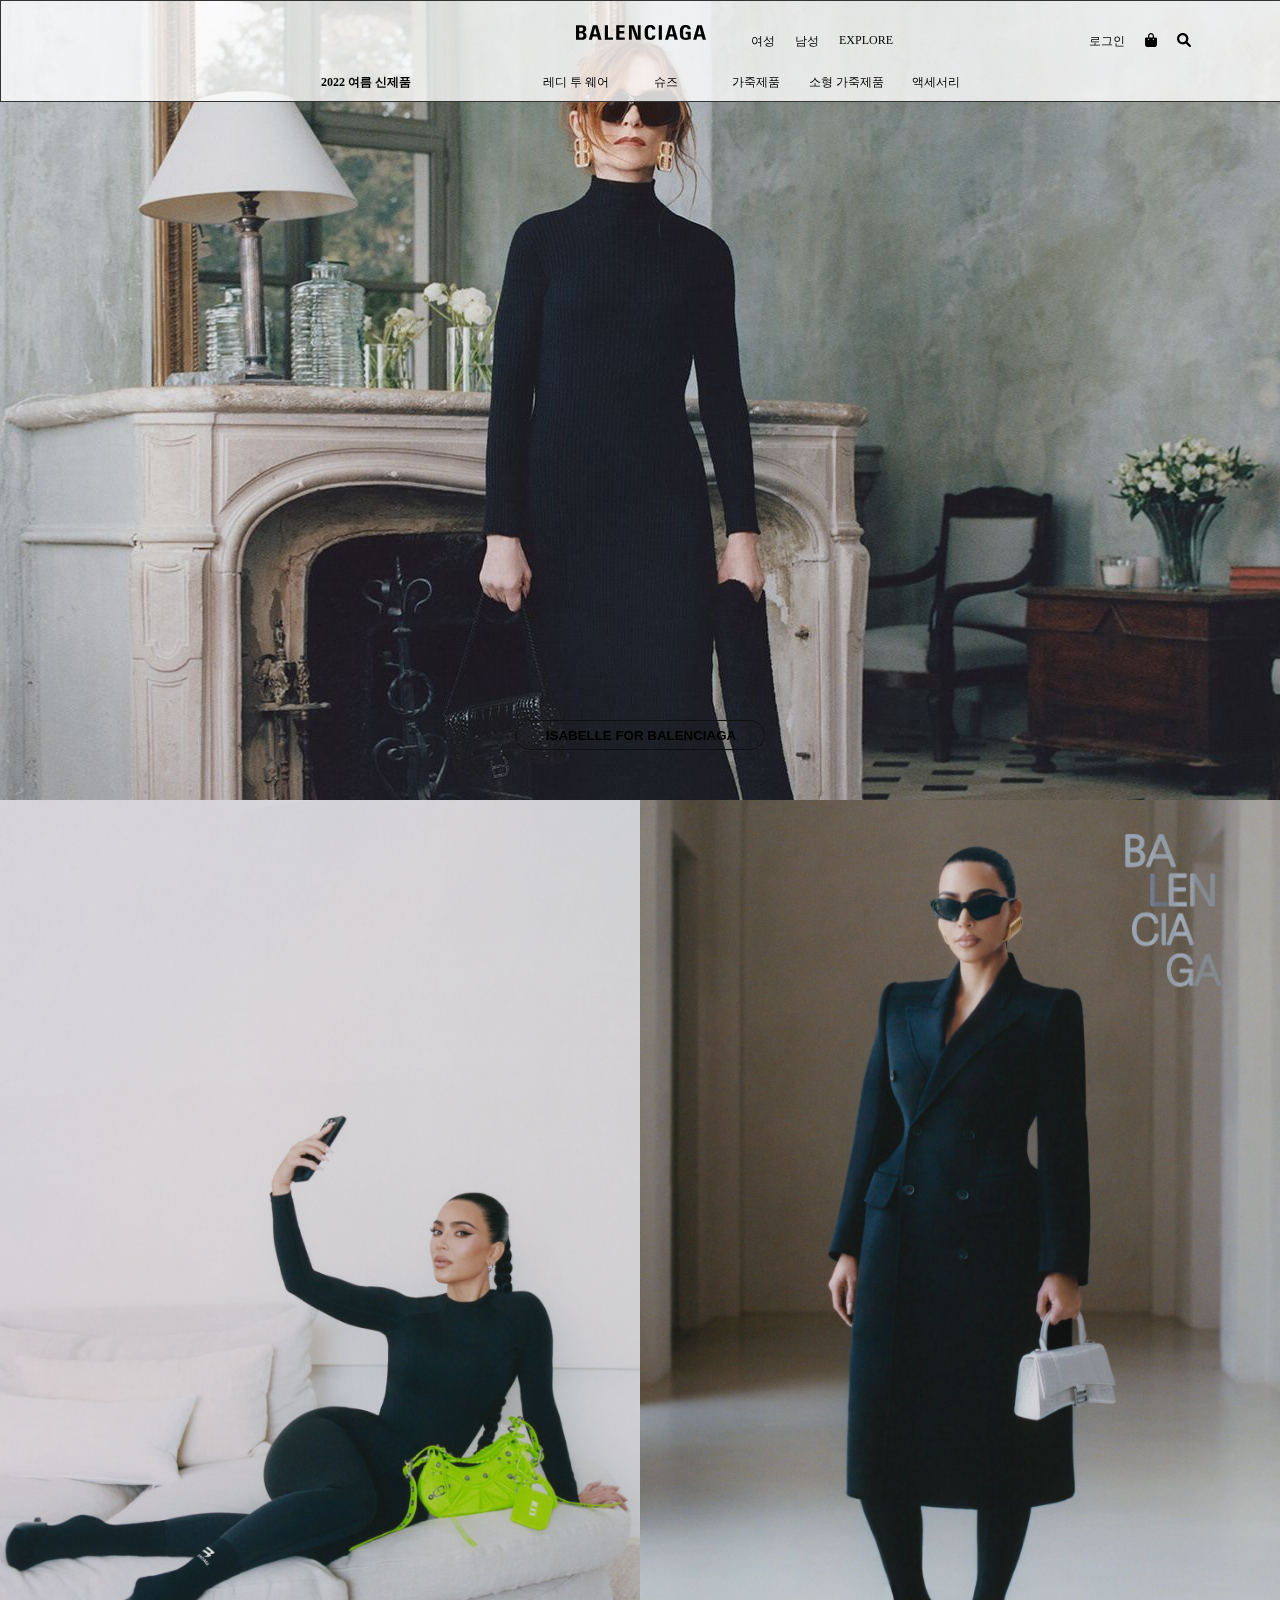
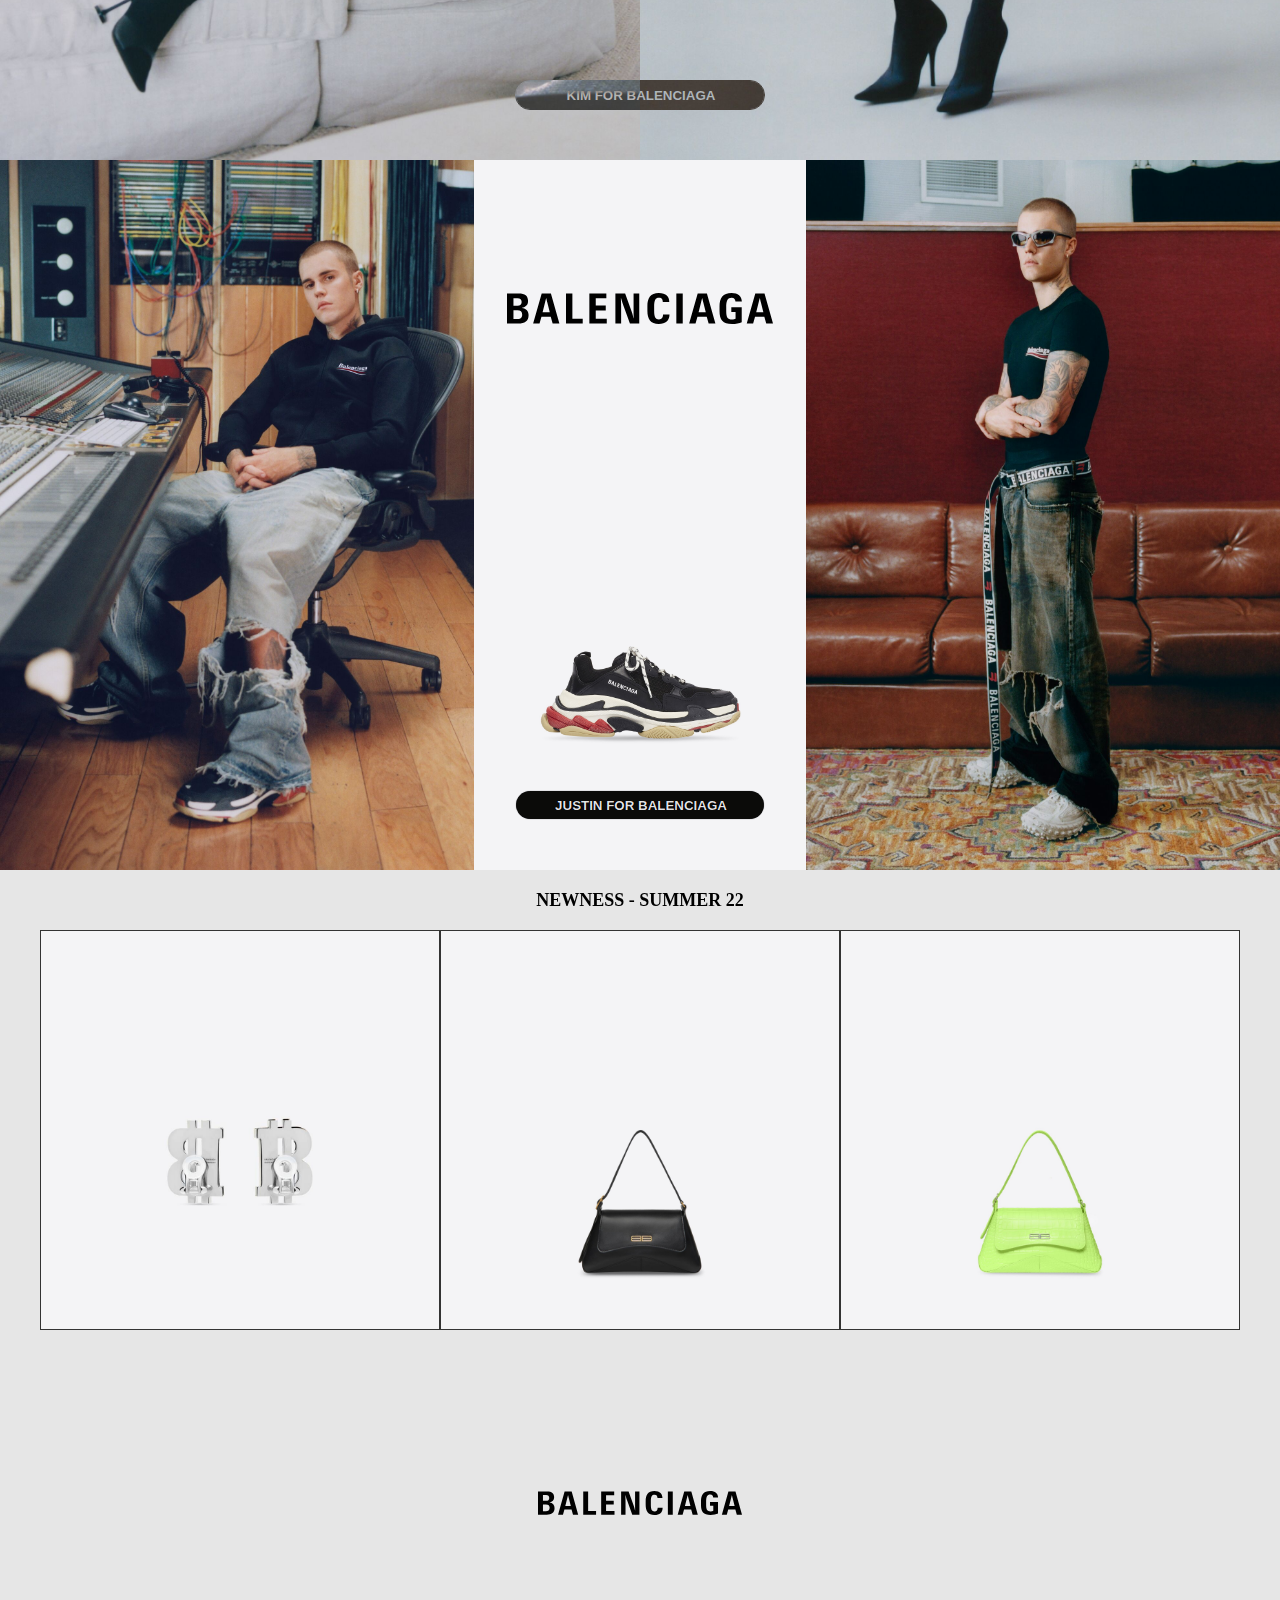
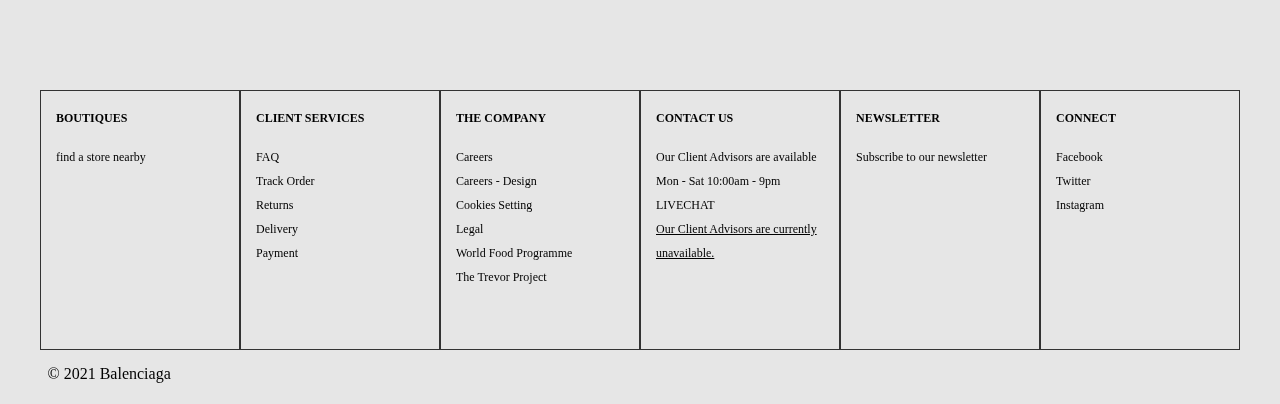
<file: pages/BALENCIAGA/index.html>
<!DOCTYPE html>
<html lang="en">
<head>
    <meta charset="UTF-8">
    <meta http-equiv="X-UA-Compatible" content="IE=edge">
    <meta name="viewport" content="width=device-width, initial-scale=1.0">
    <title>발렌시아가(반응형)</title>
    <link rel="stylesheet" href="js/aos.css">
    <link rel="stylesheet" href="js/slick.css">
    <link rel="stylesheet" href="css/style.css">
</head>
<body>
<header><!--on 뗐다 붙였다 할 것임.-->
    <div class="hWrap">
        <div class="hCloseWrap"></div>
        <h1><a href="#"><img src="images/logo.svg" alt=""></a></h1>
        <ul class="gnb1">
            <li><a href="#">여성</a>
            </li><!--1. gnb1 li - 여성쇼핑-->
            <li><a href="#">남성</a>     
            </li><!--2. gnb1 li - 남성 쇼핑-->
            <li><a href="#">EXPLORE</a>
            </li><!--3. gnb1 li - EXPLORE-->
        </ul><!--gnb1-->

        <ul class="gnb2">
  
            <div class="Wrap">
              
                <li class="bold"><a href="#">2022 여름 신제품</a></li>
            </div><!--Wrap-->
            <div class="Wrap">
                <li><a href="#">레디 투 웨어</a></li>
                <li><a href="#">슈즈</a></li>
                <li><a href="#">가죽제품</a></li>
                <li><a href="#">소형 가죽제품</a></li>
                <li><a href="#">액세서리</a></li>
            </div><!--Wrap-->
        </ul><!--gnb2--> <!--header에 on달릴때만 show-->

        <ul class="util">

            <li><a href="#">로그인</a></li>
            <li><a href="#"><img src="images/bag-shopping-solid.svg" alt=""></a></li>
            <li class="srchBtn"><a href="#"><img src="images/magnifying-glass-solid (1).svg" alt=""><a></li>
        </ul><!--util-->
    </div><!--hWrap-->
    <div class="subBackground">
        <div class="closeWrap"></div><!--closeWrap-->
        <div class="Wrap">
        <div class="subWrap subWrap1">
          
            <div class="row1">
            <ul class="sub">
                <a href="#" class="bold">알아보기</a>
                <li><a href="#" class="bold">Balenciaga Campaign</a></li>
                <li><a href="#" class="bold">신제품 - 2022 봄</a></li>
                <li><a href="#" class="bold">Le Cagole</a></li>
                <li><a href="#" class="bold">Cities Series</a></li>
                <li><a href="#" class="bold">Phantom Sneakers</a></li>
                <li><a href="#" class="bold">키즈</a></li>
            </ul><!--1번째 sub-->

            <ul class="sub">
                <a href="#" class="bold">레디 투 웨어 전체보기</a>
                <li><a href="#">코트 및 재킷</a></li>
                <li><a href="#">스웻셔츠 및 후디</a></li>
                <li><a href="#">티셔츠</a></li>
                <li><a href="#">니트웨어</a></li>
                <li><a href="#">상의 및 셔츠</a></li>
                <li><a href="#">드레스 스커트</a></li>
                <li><a href="#">팬츠</a></li>
                <li><a href="#">수영복</a></li>
                <li><a href="#">속옷</a></li>
                <li><a href="#">기성복 보기</a></li>
            </ul><!--2번째 sub-->

            <ul class="sub">
                <a href="#" class="bold">슈즈 전체보기</a>
                <li><a href="#">스니커즈</a></li>
                <li><a href="#">부츠 & 앵클부츠</a></li>
                <li><a href="#">펌프스</a></li>
                <li><a href="#">샌들 및 뮬</a></li>
                <li><a href="#">모두 보기</a></li>
                <li class="bold line">라인별</li>
                <li><a href="#">Defender</a></li>
                <li><a href="#">Cagole</a></li>
                <li><a href="#">Phantom</a></li>
                <li><a href="#">Track</a></li>
                <li><a href="#">Triple S</a></li>
                <li><a href="#">Speed</a></li>
                <li><a href="#">Runner</a></li>
            </ul><!--3번째 sub-->
        </div><!--row1-->

        <div class="row2">
            <ul class="sub">
                <a href="#" class="bold">가죽제품 전체보기</a>
                <li><a href="#">핸드백</a></li>
                <li><a href="#">미니 백</a></li>
                <li><a href="#">쇼핑 백</a></li>
                <li><a href="#">모든 가방</a></li>
                <li class="bold line" >라인별</li>
                <li><a href="#">Hourglass</a></li>
                <li><a href="#">Neo Classic</a></li>
                <li><a href="#">Le Cagole</a></li>
                <li><a href="#">Downtown</a></li>
                <li><a href="#">Editor</a></li>
                <li><a href="#">Everyday</a></li>
                <li><a href="#">Navy</a></li>
                <li><a href="#">Barbés</a></li>
                <!--e불어는 window + . -->
            </ul><!--4번째 sub-->

            <ul class="sub">
                <a href="#" class="bold">소형 가죽제품 전체보기</a>
                <li><a href="#">체인이 달린 미니 지갑</a></li>
                <li><a href="#">클러치 및 파우치</a></li>
                <li><a href="#">지갑</a></li>
                <li><a href="#">카드 지갑</a></li>
     
                
                <li class="bold line">라인별</li>
                <li><a href="#">Hourglass</a></li>
                <li><a href="#">Neo Classic</a></li>
                <li><a href="#">Cash</a></li>
                <li><a href="#">Papier</a></li>
                <li><a href="#">Essential</a></li>
            </ul><!--5번째 sub-->

            <ul class="sub">
                <a href="#" class="bold">액세서리 전체보기</a>
                <li><a href="#">주얼리</a></li>
                <li><a href="#">스카프 & 모자</a></li>
                <li><a href="#">벨트</a></li>
                <li><a href="#">키링</a></li>
                <li><a href="#">아이웨어</a></li>
                <li><a href="#">항목</a></li>
                <li><a href="#">전화기 액세서리</a></li>
                <li><a href="#">양말</a></li>
                <li><a href="#">마스크 및 기타 액세서리</a></li>      
            </ul><!--6번째 sub-->
        </div><!--row2-->
    </div><!--subWrap subWrap1-->

    <div class="subWrap subWrap2">
        <div class="row1">
        <ul class="sub">
            <a href="#" class="bold">알아보기</a>
            <li><a href="#" class="bold">Balenciaga Campaign</a></li>
            <li><a href="#" class="bold">신제품 - 2022 여름</a></li>
            <li><a href="#" class="bold">Defender</a></li>
            <li><a href="#" class="bold">Phantom Sneakers</a></li>
            <li><a href="#" class="bold">Car</a></li>
            <li><a href="#" class="bold">키즈</a></li>
        </ul><!--1번째 sub-->

        <ul class="sub">
            <a href="#" class="bold">레디 투 웨어 전체보기</a>
            <li><a href="#">코트 및 재킷</a></li>
            <li><a href="#">스웻셔츠 및 후디</a></li>
            <li><a href="#">티셔츠</a></li>
            <li><a href="#">니트웨어</a></li>
            <li><a href="#">상의 및 셔츠</a></li>
            <li><a href="#">팬츠</a></li>
            <li><a href="#">수영복</a></li>
            <li><a href="#">속옷</a></li>
            <li><a href="#">기성복 보기</a></li>
        </ul><!--2번째 sub-->

        <ul class="sub">
            <a href="#" class="bold">슈즈 전체보기</a>
            <li><a href="#">스니커즈</a></li>
            <li><a href="#">더비 및 부츠</a></li>
            <li><a href="#">샌들 및 뮬</a></li>
            <li class="bold line">라인별</li>
            <li><a href="#">Defender</a></li>
            <li><a href="#">Phantom</a></li>
            <li><a href="#">Track</a></li>
            <li><a href="#">Triple S</a></li>
            <li><a href="#">Speed</a></li>
            <li><a href="#">Runner</a></li>
            <li><a href="#">X-Pander</a></li>
        </ul><!--3번째 sub-->
    </div><!--row1-->
    <div class="row2">
        <ul class="sub">
            <a href="#" class="bold">가죽제품 전체보기</a>
            <li><a href="#">백 및 토트</a></li>
            <li><a href="#">백팩</a></li>
            <li><a href="#">패니 팩</a></li>
            <li><a href="#">크로스바디 및 메신저</a></li>
            <li class="bold line"><a href="#">라인별</a></li>
            <li><a href="#">Explorer</a></li>
            <li><a href="#">Neo Classic</a></li>
            <li><a href="#">Barbés</a></li>
            <li><a href="#">Army</a></li>
            <li><a href="#">Oversized</a></li>
            <!--e불어는 window + . -->
        </ul><!--4번째 sub-->

        <ul class="sub">
            <a href="#" class="bold">소형 가죽제품 전체보기</a>
            <li><a href="#">지갑</a></li>
            <li><a href="#">카드 지갑</a></li>
            <li><a href="#">클러치 및 파우치</a></li> 
            
            <li class="bold line"><a href="#">라인별 </a></li>
            <li><a href="#">Cash</a></li>
            <li><a href="#">Papier</a></li>
            <li><a href="#">Essential</a></li>
            <li><a href="#">Neo Classic</a></li>
            <li><a href="#">Bondage</a></li>


        </ul><!--5번째 sub-->

        <ul class="sub">
            <a href="#" class="bold">액세서리 전체보기</a>
            <li><a href="#">주얼리</a></li>
            <li><a href="#">스카프 & 모자</a></li>
            <li><a href="#">벨트</a></li>
            <li><a href="#">키링</a></li>
            <li><a href="#">아이웨어</a></li>
            <li><a href="#">항목</a></li>
            <li><a href="#">전화기 액세서리</a></li>
            <li><a href="#">양말</a></li>
            <li><a href="#">마스크 및 기타 액세서리</a></li>      
        </ul><!--6번째 sub-->
    </div><!--row2-->
    </div><!--subWrap subWrap2-->

    <div class="subWrap subWrap3">
        <div class="row1">
        <ul class="sub">
            <a href="#" class="bold">SPECIAL PROJECTS</a>
            <li><a href="#" class="bold">Balenciaga Campaign</a></li>
            <li><a href="#" class="bold">Hacker Project</a></li>
        </ul><!--1번째 sub-->

        <ul class="sub">
            <a href="#" class="bold">COUTURE</a>
            <li><a href="#">50th</a></li>
        </ul><!--2번째 sub-->

        <ul class="sub">
            <a href="#" class="bold">COLLECTIONS</a>
            <li><a href="#">2022 F/W</a></li>
            <li class="spring"><a href="#">2022 S/S</a></li>

            <li><a href="#">2021 F/W</a></li>
            <li class="spring"><a href="#">2021 S/S</a></li>

            <li><a href="#">2020 F/W</a></li>
            <li class="spring"><a href="#">2020 S/S</a></li>

            <li><a href="#">2019 F/W</a></li>
            <li class="spring"><a href="#">2019 S/S</a></li>


            <li><a href="#">2018 F/W</a></li>
            <li class="spring"><a href="#">2018 S/S</a></li>
            
        </ul><!--3번째 sub-->
    </div><!--row1-->
    <div class="row2">
        <ul class="sub">
            <a href="#" class="bold">OUR COMMITMENTS</a>
            <li><a href="#">The Trevor Project</a></li>
            <li><a href="#">Sustainability</a></li>
            <li><a href="#">World Food Program</a></li>
        </ul><!--4번째 sub-->

        <ul class="sub">
            <li><a href="#" class="bold">LIVE CHAT</a>
                현재 이용 불가능
            </li>
            <li class="bold">CHIAMACI<a href="+82 261052188">+82 261052188</a>
                <p class="AvailableTime">월요일~토요일 10:00am ~ 09:00pm</p>
            </li>
            <li><a class="bold" href="#">이메일 연락</a>
            <br>고객 서비스에 문의하면 귀하의 데이터가 귀하가 거주하는 국가 밖으로 이전됨을 동의하는 것입니다.</li>
            
        </ul><!--5번째 sub-->

        <ul class="sub">          
        </ul><!--6번째 sub-->
    </div><!--subWrap subWrap3-->
    </div><!--row2-->
    <div class="subWrap subWrap4">
     
        <div class="subSld1">
           
            <div class="Wrap">
                <img src="images/readyToWear/Large-612966TLV891375_F.jpg" alt="">
                <img src="images/readyToWear/Large-670946TLVG81000_F.jpg" alt="">
                <img src="images/readyToWear/Large-675003TLV906163_F.jpg" alt="">
                <img src="images/readyToWear/Large-678409TLLG82143_F.jpg" alt="">
            </div><!--Wrap-->
            <img class="imgBack" src="images/readyToWear/Large-678344TJW789034_F.jpg" alt="">
        </div><!--subSld1-->

        <ul class="sub">
                <a href="#" class="bold">레디 투 웨어 전체보기</a>
                <li><a href="#">코트 및 재킷</a></li>
                <li><a href="#">스웻셔츠 및 후디</a></li>
                <li><a href="#">티셔츠</a></li>
                <li><a href="#">니트웨어</a></li>
                <li><a href="#">상의 및 셔츠</a></li>
                <li><a href="#">드레스 스커트</a></li>
                <li><a href="#">팬츠</a></li>
                <li><a href="#">수영복</a></li>
                <li><a href="#">속옷</a></li>
                <li><a href="#">기성복 보기</a></li>
        </ul><!--sub-->
    </div><!--subWrap subWrap4-->

    <div class="subWrap subWrap5">
        <div class="subSld1">
            <div class="Wrap">

                <img src="images/shoes/Medium-656063W3RA19000_F.jpg" alt="">
                <img src="images/shoes/Medium-669046W2RC11090_F.jpg" alt="">
                <img src="images/shoes/Medium-694491WA72O1010_F.jpg" alt="">
            </div><!--Wrap-->
        <img class="imgBack" src="images/shoes/Medium-524039W2CA19045_F.jpg" alt="">
        </div><!--subSld1-->
        <ul class="sub">
            <a href="#" class="bold">슈즈 전체보기</a>
            <li><a href="#">스니커즈</a></li>
            <li><a href="#">부츠 & 앵클부츠 남성 쇼핑</a></li>
            <li><a href="#">펌프스</a></li>
            <li><a href="#">샌들 및 뮬</a></li>
     
            <li class="bold line">라인별</li>
            <li><a href="#">Cagole</a></li>
            <li><a href="#">Phantom</a></li>
            <li><a href="#">Track</a></li>
            <li><a href="#">Triple S</a></li>
            <li><a href="#">Speed</a></li>
            <li><a href="#">Runner</a></li>
            <li><a href="#">X-Pander</a></li>
        </ul><!--sub-->
    </div><!--subWrap subWrap5-->

    <div class="subWrap subWrap6">
        <div class="subSld1">
            <div class="Wrap">
                <img src="images/leather/Medium-63852415Y471000_F.jpg" alt="">
                <img src="images/leather/Medium-6440332BKOI1307_F.jpg" alt="">
                <img src="images/leather/Medium-6713072VP471000_F.jpg" alt="">
                <img src="images/leather/Medium-6714092100O1000_F.jpg" alt="">
                <img src="images/leather/Medium-6890581I7BM2960_F.jpg" alt="">
                <img src="images/leather/Medium-6890581I7BY5960_F.jpg" alt="">
                <img src="images/leather/Medium-6890582106R1090_F.jpg" alt="">
            </div><!--Wrap-->
            <img class="imgBack" src="images/leather/Medium-592833210BF1000_F.jpg" alt="">
        </div><!--subSld1-->
       
            <ul class="sub">
                <a href="#" class="bold">가죽제품 전체보기</a>
                <li><a href="#">핸드백</a></li>
                <li><a href="#">미니 백</a></li>
                <li><a href="#">쇼핑 백</a></li>
                <li><a href="#">모든 가방</a></li>
                <li class="bold line"><a href="#">라인별</a></li>
                <li><a href="#">Hourglass</a></li>
                <li><a href="#">Neo Classic</a></li>
                <li><a href="#">Le Cagole</a></li>
                <li><a href="#">Downtown</a></li>
                <li><a href="#">Editor</a></li>
                <li><a href="#">Everyday</a></li>
                <li><a href="#">Navy</a></li>
                <li><a href="#">Barbés</a></li>
                <!--e불어는 window + . -->
            </ul><!--sub-->
        
    </div><!--subWrap subWrap6-->

    <div class="subWrap subWrap7">
        <div class="subSld1">
            <div class="Wrap">
   
                <img src="images/smallLeather/Medium-391446DLQ0N7155_F.jpg" alt="">
                <img src="images/smallLeather/Medium-64448215Y071000_F.jpg" alt="">
                <img src="images/smallLeather/Medium-6597831IZI31090_F.jpg" alt="">
                <img src="images/smallLeather/Medium-6731201I76Y1000_F.jpg" alt="">
            </div><!--Wrap-->
            <img class="imgBack" src="images/smallLeather/Medium-391446DLQ0N1000_F.jpg" alt="">
        </div><!--subSld1-->
        <ul class="sub">
            <a href="#" class="bold">소형 가죽제품 전체보기</a>
            <li><a href="#">체인이 달린 미니 지갑</a></li>
            <li><a href="#">클러치 및 파우치</a></li>
            <li><a href="#">지갑</a></li>
            <li><a href="#">카드 지갑</a></li>
         
            
            <li class="line bold"><a href="#">라인별</a></li>
            <li><a href="#">Hourglass</a></li>
            <li><a href="#">Neo Classic</a></li>
            <li><a href="#">Cash</a></li>
            <li><a href="#">Papier</a></li>
            <li><a href="#">Essential</a></li>
        </ul><!--sub-->
    </div><!--subWrap subWrap7-->

    <div class="subWrap subWrap8">
        <div class="subSld1">
            <div class="Wrap">
         
            <img src="images/accssories/Medium-674579TZ99J0604_F.jpg" alt="">
            <img src="images/accssories/Medium-679558J841G7167_F.jpg" alt="">
            <img src="images/accssories/Medium-694989J84000918_F.jpg" alt="">
            <img src="images/accssories/Medium-699445T00071000_F.jpg" alt="">
        </div><!--Wrap-->
        <img class="imgBack" src="images/accssories/Medium-657160TZ92S0926_D.jpg" alt="">
        </div><!--subSld1-->
        <ul class="sub">
            <a href="#" class="bold">액세서리 전체보기</a>
            <li><a href="#">주얼리</a></li>
            <li><a href="#">스카프 & 모자</a></li>
            <li><a href="#">벨트</a></li>
            <li><a href="#">키링</a></li>
            <li><a href="#">아이웨어</a></li>
            <li><a href="#">항목</a></li>
            <li><a href="#">전화기 액세서리</a></li>
            <li><a href="#">양말</a></li>
            <li><a href="#">마스크 및 기타 액세서리</a></li>      
        </ul><!--sub-->
    </div><!--subWrap subWrap8-->

    
</div><!--Wrap-->
</div><!--subBackground-->
</header>
    


<div class="campaign">
    <section class="cam1">
        <button class="cam1Btn">
        <a href="#">
            <span class="cam1Main">ISABELLE FOR BALENCIAGA</span>
            <span class="cam1Bg">
                <span class="txt">ISABELLE FOR BALENCIAGA</span>
            </span>
        </a>
        </button>

    </section><!--cam1-->
    <section class="cam2">
        <div class="left">
            <img src="images/CAMPAIGN1_kimforbalenciaga.jpg" alt="">   
            <img src="images/CAMPAIGN3_kimforbalenciaga.jpg" alt="">
            <img src="images/CAMPAIGN5_kimforbalenciaga.jpg" alt="">
        </div><!--left(사진 슬라이드)-->
        <div class="right">
            <span class="rightBg"></span>
            <img src="images/BALENCIAGA_White.png" alt="">
        </div><!--right(글자)-->
        <button class="cam2Btn">
            <a href="#">
                <span class="cam2Main">KIM FOR BALENCIAGA</span>
                <span class="cam2Bg">
                    <span class="txt">KIM FOR BALENCIAGA</span>
                </span>
            </a>
        </button>
    </section><!--cam2-->

    <section class="cam3">
        <div class="left">
         <img src="images/Justin/CAMPAIGN6_JUSTINFORBALENCIAGA.jpg" alt="">
        </div><!--left-->

        <div class="middle">
           <div class="cam3Logo">
                <a href="#"><img src="images/logo.svg" alt=""></a>
           </div><!--cam3Logo-->

           <div class="sld">
            <a href="#"><img src="images/Justin/Large-533882W09OM1000_F.jpg" alt=""></a>
            <a href="#"><img src="images/Justin/Large-570803TAV441000_F.jpg" alt=""></a>
            <a href="#"><img src="images/Justin/Large-600583TIV531070_F.jpg" alt=""></a>
            <a href="#"><img src="images/Justin/Large-696463210AA1161_F.jpg" alt=""></a>
            <a href="#"><img src="images/Justin/Large-699455T00071402_F.jpg" alt=""></a>
           </div><!--sld-->
       </div><!--middle-->

       <div class="right">
           <img src="images/Justin/CAMPAIGN8_JUSTINFORBALENCIAGA.jpg" alt="">
       </div><!--right-->
        <button class="cam3Btn">
            <a href="#">
                <span class="cam3Main">JUSTIN FOR BALENCIAGA</span>
                <span class="cam3Bg">
                    <span class="txt">JUSTIN FOR BALENCIAGA</span>
                </span><!--bg-->
            </a>
        </button>
    </section><!--cam3-->

</div><!--campaign-->
<section class="new">
    <div class="top">
       <a href="#"><p>NEWNESS - SUMMER 22</p></a>
    </div><!--top-->
    <div class="sld">
        <a href="#"><img src="images/NEWNESS/Medium-695101TZ05S7155_D.jpg" alt=""></a>
        <a href="#"><img src="images/NEWNESS/Large-695648210961000_F.jpg" alt=""></a>
        <a href="#"><img src="images/NEWNESS/Large-6956482109G7206_F.jpg" alt=""></a>
        <a href="#"><img src="images/NEWNESS/Large-694253T21060100_G.jpg" alt=""></a>
        <a href="#"><img src="images/NEWNESS/Large-697779TBP470109_F.jpg" alt=""></a>
        <a href="#"><img src="images/NEWNESS/Large-699445T00071000_F.jpg" alt=""></a>
        <a href="#"><img src="images/NEWNESS/Large-694253T21060100_I.jpg" alt=""></a>
    </div><!--sld-->
</section><!--new-->

<footer>
    <div class="ftTop">
        <img src="images/logo.svg" alt="">
    </div><!--ftTop-->
    <div class="ftBottom">
        <div class="fWrap fWrap1">
        <ul class="box"><span>BOUTIQUES</span>
            <li><a href="#">find a store nearby</a></li>
        </ul><!--box-->
        <ul class="box"><span>CLIENT SERVICES</span>
            <li><a href="#">FAQ</a></li>
            <li><a href="#">Track Order</a></li>
            <li><a href="#">Returns</a></li>
            <li><a href="#">Delivery</a></li>
            <li><a href="#">Payment</a></li>
        </ul><!--box-->
        <ul class="box"><span>THE COMPANY</span>
            <li><a href="#">Careers</a></li>
            <li><a href="#">Careers - Design</a></li>
            <li><a href="#">Cookies Setting</a></li>
            <li><a href="#">Legal</a></li>
            <li><a href="#">World Food Programme</a></li>
            <li><a href="#">The Trevor Project</a></li>
        </ul><!--box-->
    </div><!--fWrap1-->
    <div class="fWrap fWrap2">
        <ul class="box"><span>CONTACT US</span>
            <li><a href="#">Our Client Advisors are available</a></li>
            <li><a href="#">Mon - Sat 10:00am - 9pm</a></li>
            <li>LIVECHAT</li>
            <li class="underline"><a href="#">Our Client Advisors are currently unavailable.</a></li>
        </ul><!--box-->
        <ul class="box"><span>NEWSLETTER</span>
            <li><a href="#">Subscribe to our newsletter</a></li>
        </ul><!--box-->
        <ul class="box"><span>CONNECT</span>
            <li><a href="#">Facebook</a></li>
            <li><a href="#">Twitter</a></li>
            <li><a href="#">Instagram</a></li>
        </ul><!--box-->
    </div><!--fWrap2-->
    </div><!--ftBottom-->
    <div class="copyright">
       <a href="#">© 2021 Balenciaga</a>
    </div>
</footer>
    <script src="js/jquery-3.6.0.min.js"></script>
    <script src="js/jquery-ui.min.js"></script>
    <script src="js/jquery.mousewheel.min.js"></script>
    <script src="js/slick.min.js"></script>
    <script src="js/aos.js"></script>
    <script>

        $('.subSld1').find('.Wrap').slick({
            'slidesToShow':1,
            'slidesToScroll':1,
            'autoplay':true,
            'autoplaySpeed':2000,
            'nextArrow':false,
            'prevArrow':false
        });
        $('.cam2').find('.left').slick({
            'slidesToShow':2,
            'slidesToScroll':1,
            'autoplay':true,
            'autoplaySpeed':2000,
            'nextArrow':false,
            'prevArrow':false,
        });
        $('.cam3').find('.middle').find('.sld').slick({
            'slidesToShow':1,
            'slidesToScroll':1,
            'autoplay':true,
            'autoplaySpeed':2000,
            'nextArrow':false,
            'prevArrow':false
        });
        $('.new').find('.sld').slick({
            'slidesToShow':3,
            'slidesToScroll':2,
            'autoplay':true,
            'autoplaySpeed':2000,
            'nextArrow':false,
            'prevArrow':false
        });

        for(let i=0;i<=2;i++){
            $('.gnb1').find('li').eq(i).on('mouseover',function(){
                    $('.subWrap').eq(i).show();
                    $('.subWrap').eq(i).siblings().hide();
                    $('.subBackground').show();

                });
        };//gnb1 li - subWrap 매칭

    

        for(let i=0;i<=4;i++){
          $('.gnb2').find('.Wrap').eq(1).find('li').eq(i).on('mouseover',function(e){
                e.preventDefault();
                $('.subWrap').eq(i+3).siblings().hide();
                $('.subWrap').eq(i+3).show();
                $('.subBackground').show();
                $('.subWrap').find('.subSld1').find('.imgBack').addClass('on');
             });
        };//gnb2 li - subWrap 매칭


        $('.gnb2').find('.Wrap').eq(0).find('li').on('click',function(){
            let offNew = $('.new').offset().top;
            $('html,body').stop().animate({
                'scrollTop':offNew-100
            })
        });//2022 여름 신제품(gnb2 li) - new로 가는거 구현

        $('.closeWrap').on('mouseover',function(){
            $('.subBackground').hide();
        });
        $('.hCloseWrap').on('mouseover',function(){
            $('.subBackground').hide();
        });
   
        function mobile(){
          
          $(window).on('scroll',function(){
              let scr = $(window).scrollTop();
              let of2 = $('.cam2').offset().top;
     
              if(scr<=50){
   
            $('.cam2').find('.rightBg').css({'height':'0%'})
              }else if(scr>=(of2-200)){
                  $('.cam2').find('.rightBg').css({'height':'100%'})
              };
          });

      };//mobile.func

        function pc(){
            $(window).on('scroll',function(){
            let scr = $(window).scrollTop();
            // console.log(scr);
            let of2 = $('.cam2').offset().top;

            if(scr<=69){
                    $('.cam2').find('.rightBg').css({'height':'0%'})
            }else if(scr>=(of2-200)){
            $('.cam2').find('.rightBg').css({'height':'100%'})
            };
            });
     
        };//pc.func

        let winWidth1 = $(window).width();
       
        if(winWidth1 < 1000){
                        //모바일영역
               
            mobile();

            $(window).on('resize',function(){
                let winWidth2 = $(window).width();
                if(winWidth2 < 1000){    
     
                 mobile();
                    //모바일 영역
                
                }else{
  
                pc();
                    //1000이상 영역
               
                };
            });//mobile상태에서 resize
        }else if(winWidth1>=1000){
                       //1000이상영역
      
           pc();

            $(window).on('resize',function(){
                let winWidth2 = $(window).width();
                if(winWidth2 < 1000){
        
                    mobile();
                //모바일 영역
        
                }else{
   
                    pc();
                //1000이상 영역

                };          
        });//pc 상태에서 resize


           
        };

    </script>
</body>
</html>

<!-- 코드 백업 
///////////////////////////////////gnb1 li/////////////////////////////////////////////////////////////////
    // $('.gnb1').find('li').eq(0).on('mouseover',function(){
        //     $('.subWrap1').show();
        //     $('.subWrap1').siblings().hide();
        //     $('.subBackground').show();

        // });

        // $('.gnb1').find('li').eq(1).on('mouseover',function(){
        //     $('.subWrap2').show();
        //     $('.subWrap2').siblings().hide();
        //     $('.subBackground').show();

        // });
        // $('.gnb1').find('li').eq(2).on('mouseover',function(){
        //     $('.subWrap3').show();
        //     $('.subWrap3').siblings().hide();
        //     $('.subBackground').show();

        // });

///////////////////////////////////gnb2 li/////////////////////////////////////////////////////////////////
        // $('.gnb2').find('.Wrap').eq(1).find('li').eq(0).on('mouseover',function(e){
        //     e.preventDefault();
        //     $('.subWrap4').siblings().hide();
        //     $('.subWrap4').show();
        //     $('.subBackground').show();
        //     $('.subWrap').find('.subSld1').find('.imgBack').addClass('on');


        // });
        // $('.gnb2').find('.Wrap').eq(1).find('li').eq(1).on('mouseover',function(e){
        //     e.preventDefault();
   
        //     $('.subWrap5').siblings().hide();
        //     $('.subWrap5').show();
        //     $('.subBackground').show();
        //     $('.subWrap').find('.subSld1').find('.imgBack').addClass('on');

        // });
        // $('.gnb2').find('.Wrap').eq(1).find('li').eq(2).on('mouseover',function(e){
        //     e.preventDefault();

        //     $('.subWrap6').siblings().hide();
        //     $('.subWrap6').show();
        //     $('.subBackground').show();
        //     $('.subWrap').find('.subSld1').find('.imgBack').addClass('on');

        // });
        // $('.gnb2').find('.Wrap').eq(1).find('li').eq(3).on('mouseover',function(e){
        //     e.preventDefault();

        //     $('.subWrap7').siblings().hide();
        //     $('.subWrap7').show();
        //     $('.subBackground').show();
        //     $('.subWrap').find('.subSld1').find('.imgBack').addClass('on');

        // });
        // $('.gnb2').find('.Wrap').eq(1).find('li').eq(4).on('mouseover',function(e){
        //     e.preventDefault();

        //     $('.subWrap8').siblings().hide();
        //     $('.subWrap8').show();
        //     $('.subBackground').show();
        //     $('.subWrap').find('.subSld1').find('.imgBack').addClass('on');

        // });
 -->
</file>
<file: pages/BALENCIAGA/css/style.css>
*{
   margin: 0;
   padding: 0;

}

.pc{
   display: none;
}

ul{
   list-style: none;
}
a{
   text-decoration: none;
   color: inherit;
}
body{
   overflow-y: scroll;
   overflow-x: hidden;
}

.bold{
   font-weight: bold;
 
   font-size: 12px;
}
.underline{
   text-decoration: underline;
}
.AvailableTime{
   color: #777;
   font-size: 10px;
   font-weight: lighter;
}
.line{
   display: block;
   padding-top: 5px;
}
header{
   width: 100%;
   border: 1px solid #333;
   z-index: 1;
position: fixed;
  background-color: rgba(255,255,255,0.8);

}


.hWrap{
   margin-right: auto;
   margin-left: auto;
   width: 100%;
   max-width: 1200px;
   height: 50px;

   padding-left:15px;
   padding-right: 15px;
   display: flex;
   background-color: transparent;
   position: relative;
  

}
.hCloseWrap{
   position: absolute;
   top: 0;
   left: 0;
   width: 100%;
   height: 100%;

}
h1{
   margin-right: 10px;
   position: relative;
   z-index: 5;

}
h1 img{
   width: 130px;
}


.gnb1{
   display: flex;
   margin-right: auto;
   position: relative;
   z-index: 5;

}
.gnb1 li{
   font-size: 12px;
   margin-right: 10px;
   margin-left: 10px;
   padding-top: 20px;

}
.gnb2{
   display: none;
   position: relative;
   z-index: 5;
}


.util{
   display: flex;
   margin-left: auto;
   padding-top: 20px;
   position: relative;
   z-index: 5;
}
.util li{
   font-size: 12px;
   margin-left: 10px;
   margin-right: 10px;

}
.util li:last-child{

}
.util li img{
   height: 14px;

}
.srchBtn{
   padding-right:40px;
}
.subBackground{
position: fixed;


height: 95vh;
background-color: rgba(244,244,246,0.5);
   width: 100%;
display: none;

}
.subBackground .subWrap{
   position: relative;
   z-index: 2;
  width: 450px;
   margin-right: auto;
   margin-left: auto;
}
.subBackground .closeWrap{
   position: absolute;
   top: 0;
   left: 0;
   height: 100%;
   width: 100%;

}
.subWrap .row1, .subWrap .row2{

   display: flex;
  justify-content: center;
}
.subWrap4, .subWrap5, .subWrap6, .subWrap7, .subWrap8{

   width: 60%;
   min-width: 500px;
   margin-right: auto;
   margin-left: auto;
 display: flex;
   justify-content: center;
   border: 1px solid #111;
   background-color: rgba(244,244,246,1); 

}

.sub{
   border: 1px solid #333;
   width: 150px;
   box-sizing: border-box;
   background-color: #fff;
   padding-top: 10px;
   padding-bottom: 20px;
   padding-left: 10px; 
   height: 350px;
}
.subWrap .sub{
   /* height: 300px;
   overflow-y: scroll; */

}
.sub li{
   font-size: 12px;
   line-height: 2;
}
.subSld1{
   width: 300px;
   height: 300px;
   overflow: hidden;

   margin-right: 20px;
   }
.subWrap .subSld1 .imgBack{
   width: 300px;
  /* animation-name: imgBackAnim; */
   animation-iteration-count: 1;
   animation-timing-function: linear;
   animation-duration:1s;
   animation-delay: 0s;
   /* opacity: 0; */
 position: relative;
 left: -100%;
 transition: all 2s;

}
.imgBack.on{
   animation-name: imgBackAnim;
}
@keyframes imgBackAnim{
   0%{
/* opacity: 0; */
left: -100%;
   }
   1%{
      /* opacity: 1; */
      left: 0;
   }
   70%{
      /* opacity:1; */
      left: 0;
   }
   100%{
      /* opacity: 0; */
      left: -100%;
   }
}


.subWrap4 .sub, .subWrap5 .sub, .subWrap7 .sub, .subWrap8  .sub{
   border: none;
   margin-left: 20px;

   margin-top: 20px;
   background-color: rgba(244,244,246,1); 

}
.subWrap6 .sub{
   border: none;
   margin-left: 20px;

   margin-top: 0px;
   background-color: rgba(244,244,246,1); 
}
.subWrap4 .sub>a, .subWrap5 .sub>a, .subWrap6 .sub>a, .subWrap7 .sub>a, .subWrap8  .sub>a{
   padding-bottom: 5px;
   display: block;
}


.campaign section{
   width: 100%;
   position: relative;

   margin-right: auto;
   margin-left: auto;
   max-width: 2200px;

}

.campaign .cam1{
   background: url(../images/Large-IsabelleHuppert_balenciaga_look01_2200x1100.jpg);

   height: 800px;

   background-repeat: no-repeat;
background-position-x: center;
   /* background-position-y: center; */
   background-position: fixed;



   /* background-position: center center; */
}
.campaign button{
   position: absolute;
   bottom: 35px;
   left: 50%;
   transform: translate(-50%, -50%);
   width: 250px;
   height: 30px;
   border-radius: 30px;
   background-color: transparent;
   border: 1px solid #111;
   overflow: hidden;
   font-weight: bold;

   
}

.cam1 .cam1Btn{
   line-height: 30px;
   width: 250px;
   display: block;
}
.cam1 .cam1Btn span{
   position: absolute;
   left: 0;
   top: 0;
   width: 250px;
   height: 30px;
}

.cam1 .cam1Btn .cam1Bg{
   background-color: #fff;
   width: 0;
   transition: all 1s linear;
   overflow: hidden;
}
.cam1:hover .cam1Bg{
   width: 100%;
}

.cam2{
 
   max-width: 1200px;
   position: relative;

  
}
.cam2 .left{
  
   width: 100%;
   overflow: hidden;

  

}
.cam2 .left img{
 vertical-align: bottom;
 width: 50%;
}
.cam2 .right{
   position: absolute;
   top: 0;
   right: 0;
   width: 50%;
   height: 100%;
}
.cam2 .right img{
   width: 20%;
   max-width: 150px;
   position: absolute;
   top: 25px;
   right: 40px;
   mix-blend-mode: difference;
}
.cam2 .right .rightBg{
   background-color: #13242c;
   opacity: 0.15;
   
   width: 100%;
   position: absolute;
   top: 0;
   right: 0;
   height: 0%;
   transition: all 3s linear;

}
.cam2 .cam2Btn{
   line-height: 30px;
   width: 250px;
   mix-blend-mode:exclusion;
   border: 1px solid #fff;
   color: #fff;

}
.cam2 .cam2Btn span{
   position: absolute;
   left: 0;
   top: 0;
   width: 250px;
   height: 30px;

}
.cam2 .cam2Btn .cam2Bg{
   background-color: #fff;
   color: #111;
   width: 100%;
   transition: all 1s linear;

}
.cam2:hover .cam2Bg{
   width: 100%;

}
.cam3{
   display: flex;
   justify-content: center;
   max-width: 1200px;
   position: relative;
   background-color: rgba(244,244,246,1);
   overflow: hidden;
   
}

.cam3 .left{
  width: 37%;

}
.cam3 .left img{
   width: 100%;
   vertical-align: bottom;
  

}
.cam3 .middle{
width: 26%;
position: relative;
}
.cam3 .middle .cam3Logo{

  height: 30%;
   margin-top:40%;
   overflow: hidden;
 text-align: center;
 /* background-color: rgba(244,244,246,1); */

}
.cam3 .middle .cam3Logo img{
   width: 80%;
}
.cam3 .middle .sld{
width: 100%;
position: absolute;
bottom: 45px;
left: 0;
vertical-align: bottom;
}
.cam3 .middle .sld img{
   width: 100%;
   
}

.cam3 .right{
width: 37%;

}
.cam3 .right img{
   width:100%;
   vertical-align: bottom;

   }

.cam3 .cam3Btn{
   line-height: 30px;
   width: 250px;
   mix-blend-mode: difference;
}
.cam3 .cam3Btn span{
   position: absolute;
   left: 0;
   top: 0;
   width: 250px;
   height: 30px;

}
.cam3 .cam3Btn .cam3Bg{
   background-color: #fff;
   color: #111;
   width: 100%;
   transition: all 1s linear;

}
.new{
   background-color: rgba(7,7,7,0.1);
}
.new .top{
 
   height: 60px;
   width: 100%;
background-color: transparent;
   /* background-color: rgba(244,244,246,1); */

   font-weight: bold;
   text-align: center;
   line-height: 60px;
   font-size: 18px;
}
.new .sld{
   background-color: rgba(7,7,7,0.1);
   display: flex;
   width: 95%;
 max-width: 1200px;
   margin-right: auto;
   margin-left: auto;

overflow: hidden;

}
.new .sld img{
/* width: 400px; */
width: 100%;
   border: 1px solid #333;
   box-sizing: border-box;
}
footer{
   background-color: rgba(7,7,7,0.1);


}
footer .ftTop{
   height: 40vh;

   text-align: center;
   line-height: 40vh;



}
footer .ftTop img{
   width: 16%;
   min-width: 150px;
}
footer .ftBottom{

   width: 100%;
   max-width: 1200px;
   margin-right: auto;
   margin-left: auto;
}
footer .ftBottom .fWrap{
   display: flex;
   justify-content: center;
}
footer .ftBottom .box{

   box-sizing: border-box;
   width: 200px;
   font-size: 12px;
   height: 260px;
   padding: 15px;
   line-height: 2;

}
footer .ftBottom .box span{
font-weight: bold;
padding-bottom: 15px;
display: block;
}
footer .copyright{
   width: 1200px;
   margin-right: auto;
   margin-left: auto;
   line-height: 3;
   padding-bottom: 20px;
   padding-left: 15px;
}
/* ---------------------------------------------------------------------- */
@media all and (min-width:800px){
   .subWrap{
      display: flex;
      justify-content: center;
      width: 900px;

   }
   .subWrap .sub{
      width: 150px;
   }
}
/* ---------------------------------------------------------------------- */
@media all and (min-width:1200px){
   .hWrap{
      height: 100px;
      display: block;
      position: relative;
   }
   header h1{
      margin-right: 0px;
      position: absolute;
      left: 50%;
      top: 10px;
      transform: translateX(-50%);
   }
   header .gnb1{
      position: absolute;
      left: 50%;
      top: 12px;
      margin-left: 100px;

   }
   header .util{
      position: absolute;
      top: 12px;
      right: 15px;
   }

   .gnb2{
      display: flex;
   }
   .gnb2{
      font-size: 12px;
      
     
      position: relative;
      display: flex;
      justify-content: center;
      top: 73px;
      left: 50%;
      transform: translate(-50%);
      width: 70%;
      
      }

      .gnb2 li{
         margin-left: 5px;
         margin-right: 5px;
      
         text-align: center;
      }
      .gnb2 .bar{
         display: block;
         position: absolute;
         width: 0px;
         height: 4px;
         background-color: #333;
         left: 20%;
         top: 83px;
         transition: all 0.6s linear;
      
      }
      .gnb2 .Wrap:first-child{
         margin-right: 60px;
       
      }
      .gnb2 .Wrap:first-child li{
         display: block;
         width: 120px;
      
      }
      .gnb2 .Wrap{
      display: flex;
      }
      .gnb2 .Wrap li{
      
         display: block;
         width: 120px;
      
      
      }
      .gnb2 .Wrap:last-child{
         margin-left: 40px;
      }
      .gnb2 .Wrap:last-child li{
         width: 80px;
      }
      .subWrap{
         width: 1200px;
      }
      .subWrap .sub{
         width: 200px;
      }

   footer .ftBottom{
      display: flex;
      justify-content: center;
   }
   footer .ftBottom .box{
      border:1px solid #333;

   
   }
}
</file>
